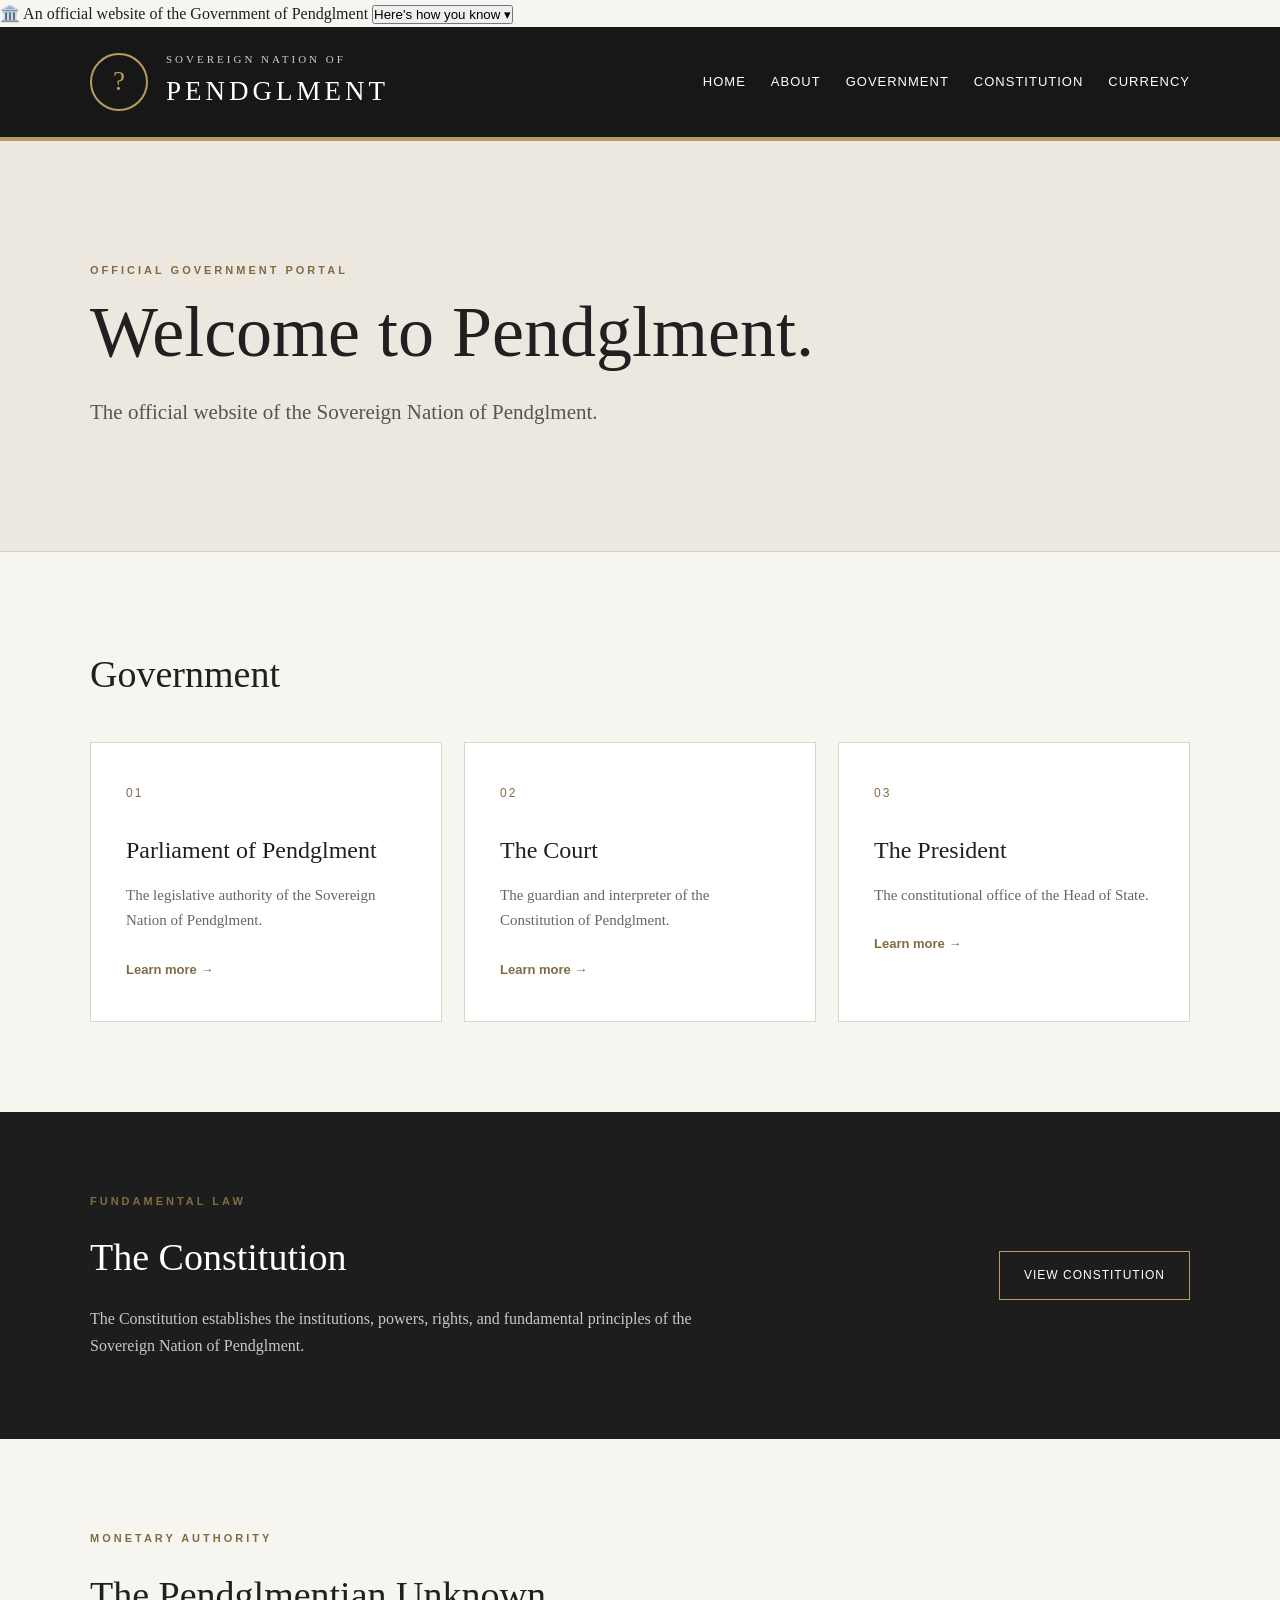
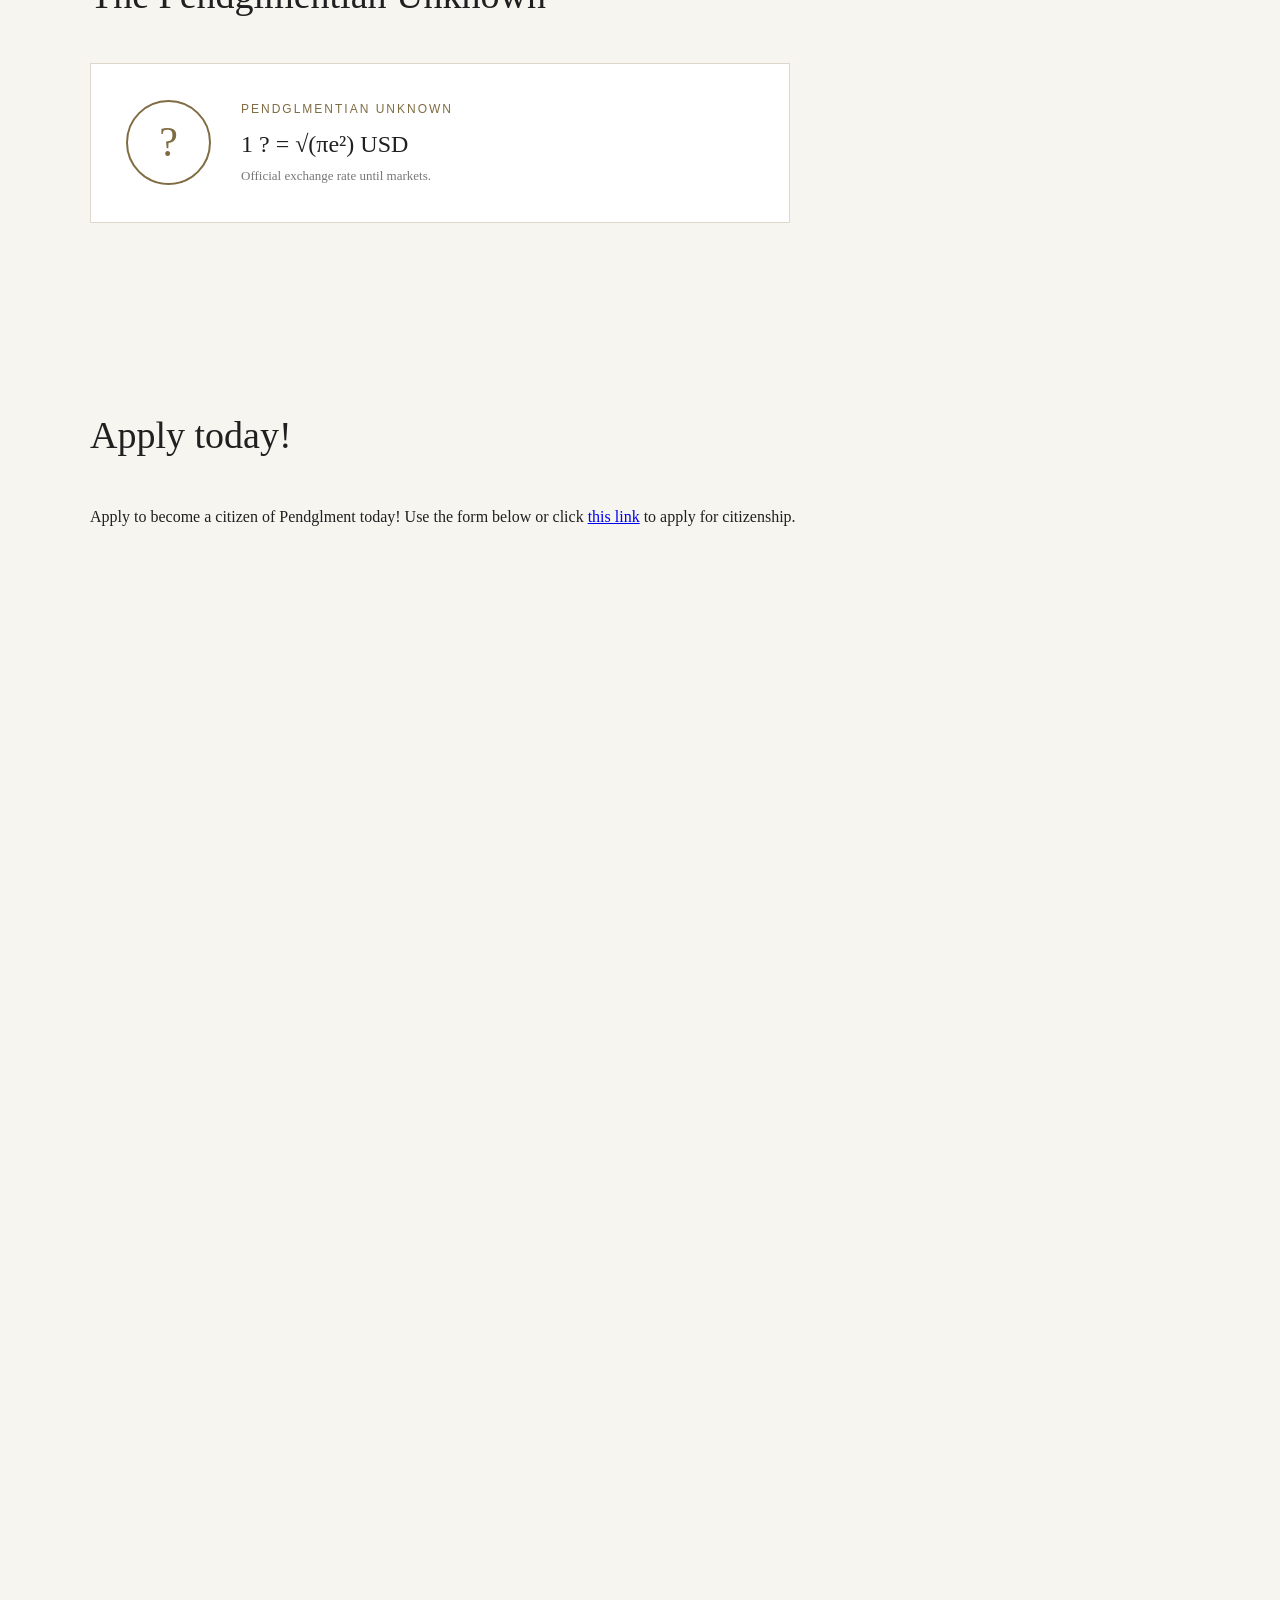
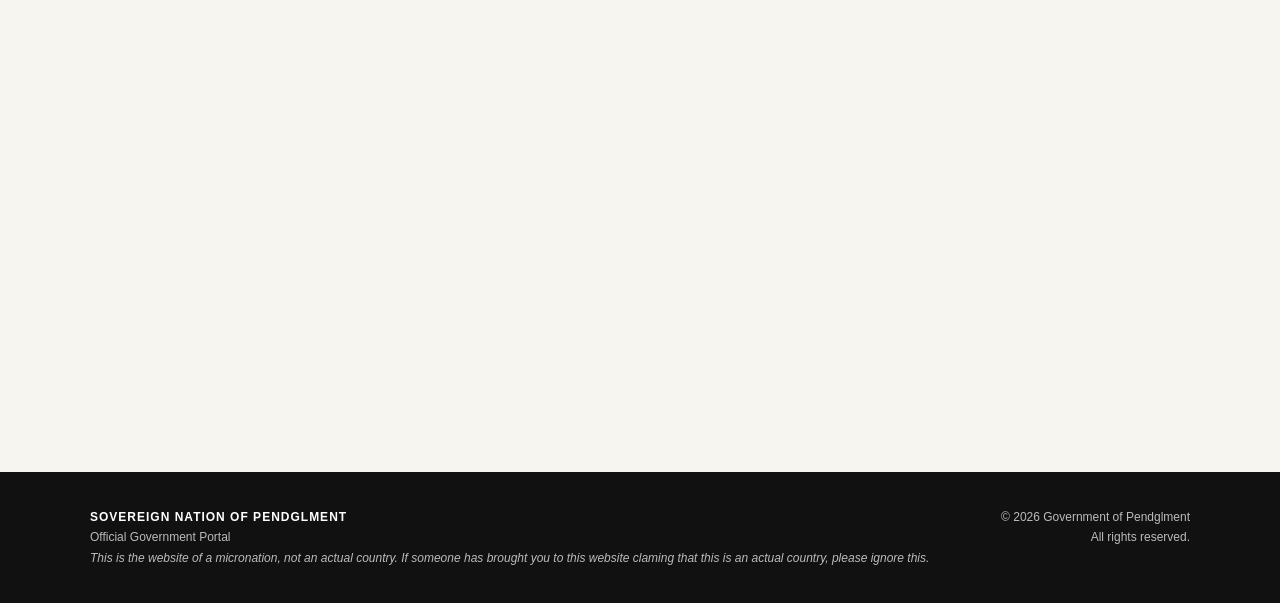
<file: index.html>
<!DOCTYPE html>
<html lang="en">
<head>
    <meta charset="UTF-8">
    <meta name="viewport" content="width=device-width, initial-scale=1.0">
    <title>Sovereign Nation of Pendglment</title>
    <link rel="stylesheet" href="style.css">
    <link rel="icon" type="image/svg+xml" href="favicon.svg">
</head>
    <script src="script-v2.js"></script>
<body>
    <div class="gov-banner">
    <div class="gov-banner-inner">
        <span>🏛️ An official website of the Government of Pendglment</span>
        <button id="gov-toggle" type="button">
            Here's how you know ▾
        </button>
    </div>

    <div id="gov-details" class="gov-details" hidden>
        <strong>Official government website</strong>
        <p>This website is operated by the Government of the Sovereign Nation of Pendglment.</p>

        <strong>Official domain</strong>
        <p>Official government websites use a domain controlled by the Government of Pendglment.</p>

        <strong>Secure connection</strong>
        <p>This website uses HTTPS to provide an encrypted connection.</p>
    </div>
</div>
<header>
    <div class="container header-inner">
        <div class="brand">
            <div class="seal">?</div>
            <div>
                <div class="country">SOVEREIGN NATION OF</div>
                <h1>PENDGLMENT</h1>
            </div>
        </div>
        <nav>
            <a href="index.html">Home</a>
            <a href="about.html">About</a>
            <a href="#government">Government</a>
            <a href="#constitution">Constitution</a>
            <a href="#currency">Currency</a>
        </nav>
    </div>
</header>
<main>
    <section class="hero">
        <div class="container">
            <p class="eyebrow">OFFICIAL GOVERNMENT PORTAL</p>
            <h2>Welcome to Pendglment.</h2>
            <p class="lead">
                The official website of the Sovereign Nation of Pendglment.
            </p>
        </div>
    </section>
    <section class="content" id="government">
        <div class="container">
            <h2>Government</h2>
            <div class="cards">
                <article class="card">
                    <span class="number">01</span>
                    <h3>Parliament of Pendglment</h3>
                    <p>
                        The legislative authority of the Sovereign Nation
                        of Pendglment.
                    </p>
                    <a href="#">Learn more →</a>
                </article>
                <article class="card">
                    <span class="number">02</span>
                    <h3>The Court</h3>
                    <p>
                        The guardian and interpreter of the Constitution
                        of Pendglment.
                    </p>
                    <a href="#">Learn more →</a>
                </article>
                <article class="card">
                    <span class="number">03</span>
                    <h3>The President</h3>
                    <p>
                        The constitutional office of the Head of State.
                    </p>
                    <a href="#">Learn more →</a>
                </article>
            </div>
        </div>
    </section>
    <section class="document" id="constitution">
        <div class="container document-inner">
            <div>
                <p class="eyebrow">FUNDAMENTAL LAW</p>
                <h2>The Constitution</h2>
                <p>
                    The Constitution establishes the institutions,
                    powers, rights, and fundamental principles of
                    the Sovereign Nation of Pendglment.
                </p>
            </div>
            <a class="button" href="#">View Constitution</a>
        </div>
    </section>
    <section class="content" id="currency">
        <div class="container currency">
            <p class="eyebrow">MONETARY AUTHORITY</p>
            <h2>The Pendglmentian Unknown</h2>
            <div class="currency-box">
                <div class="currency-symbol">?</div>
                <div>
                    <p class="currency-name">
                        PENDGLMENTIAN UNKNOWN
                    </p>
                    <p class="exchange">
                        1 ? = √(πe²) USD
                    </p>
                    <p class="small">
                        Official exchange rate until markets.
                    </p>
                </div>
            </div>
        </div>
    </section>
      <section class="content">
            <div class="container">
                <h2>Apply today!</h2>
                <p>
                    Apply to become a citizen of Pendglment today! Use the form below or click <a href="https://docs.google.com/forms/d/e/1FAIpQLSfUIrX4TPRPPDBepdknviekIB7gkO1PKCAK6pawfLZYHOCK1Q/viewform?usp=dialog">this link</a> to apply for citizenship.
                </p>
                <iframe src="https://docs.google.com/forms/d/e/1FAIpQLSfUIrX4TPRPPDBepdknviekIB7gkO1PKCAK6pawfLZYHOCK1Q/viewform?embedded=true" width="100%" height="1444" frameborder="0" marginheight="0" marginwidth="0">Loading…</iframe>
            </div>
        </section>
            </div>
        </section>
</main>
<footer>
    <div class="container footer-inner">
        <div>
            <strong>SOVEREIGN NATION OF PENDGLMENT</strong>
            <p>Official Government Portal</p>
            <em>This is the website of a micronation, not an actual country. If someone has brought you to this website claming that this is an actual country, please ignore this.</em>
        </div>
        <div class="footer-right">
            <p>© 2026 Government of Pendglment</p>
            <p>All rights reserved.</p>
        </div>
    </div>
</footer>
</body>
</html>
</file>
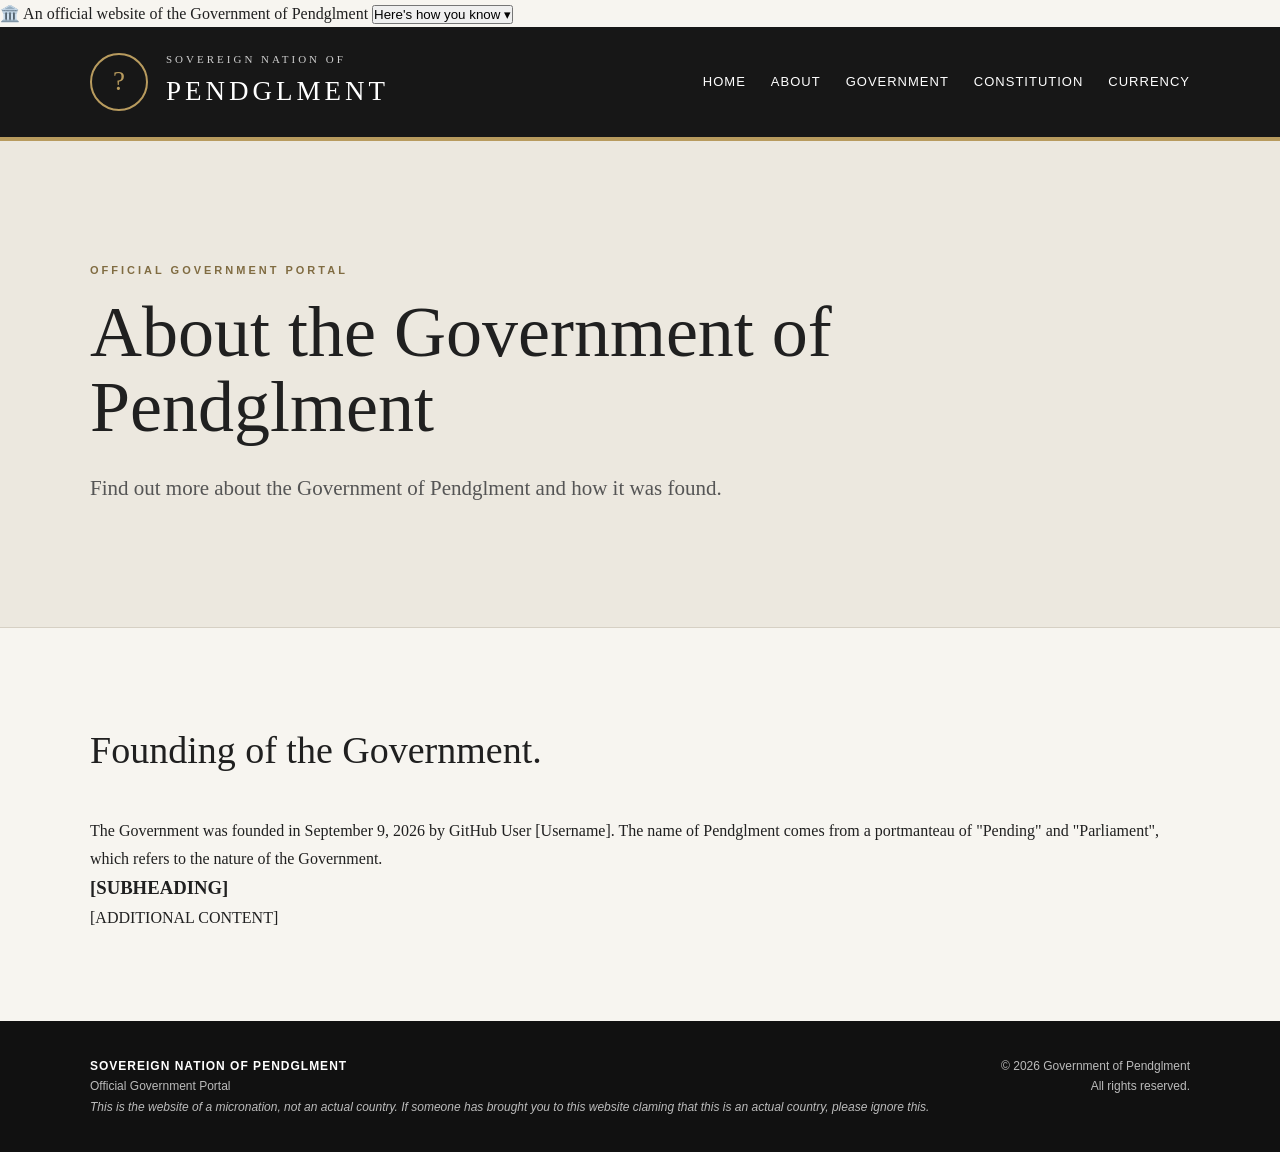
<file: about.html>
<!DOCTYPE html>
<html lang="en">
<head>
    <!-- ===== PAGE SETTINGS ===== -->
    <meta charset="UTF-8">
    <meta name="viewport" content="width=device-width, initial-scale=1.0">
    <!-- Change this for each page -->
    <title>About | Sovereign Nation of Pendglment</title>
    <!-- Main stylesheet -->
    <link rel="stylesheet" href="style.css">
    <link rel="icon" type="image/svg+xml" href="favicon.svg">
</head>
    <script src="script-v2.js"></script>
<body>
<!-- ===== HEADER / NAVIGATION ===== -->
    <div class="gov-banner">
    <div class="gov-banner-inner">
        <span>🏛️ An official website of the Government of Pendglment</span>
        <button id="gov-toggle" type="button">
            Here's how you know ▾
        </button>
    </div>

    <div id="gov-details" class="gov-details" hidden>
        <strong>Official government website</strong>
        <p>This website is operated by the Government of the Sovereign Nation of Pendglment.</p>

        <strong>Official domain</strong>
        <p>Official government websites use a domain controlled by the Government of Pendglment.</p>

        <strong>Secure connection</strong>
        <p>This website uses HTTPS to provide an encrypted connection.</p>
    </div>
</div>
<header>
    <div class="container header-inner">
        <!-- Government name and seal -->
        <div class="brand">
            <div class="seal">?</div>
            <div>
                <div class="country">SOVEREIGN NATION OF</div>
                <h1>PENDGLMENT</h1>
            </div>
        </div>
        <!-- Main navigation -->
        <nav>
            <a href="index.html">Home</a>
            <a href="index.html#about">About</a>
            <a href="index.html#government">Government</a>
            <a href="constitution.html">Constitution</a>
            <a href="index.html#currency">Currency</a>
        </nav>
    </div>
</header>
<!-- ===== MAIN CONTENT ===== -->
<main>
    <!-- ===== PAGE INTRO / HERO ===== -->
    <section class="hero">
        <div class="container">
            <!-- Small label above the title -->
            <p class="eyebrow">OFFICIAL GOVERNMENT PORTAL</p>
            <!-- Main page title -->
            <h2>About the Government of Pendglment</h2>
            <!-- Short description -->
            <p class="lead">
                Find out more about the Government of Pendglment and how it was found.
            </p>
        </div>
    </section>
    <!-- ===== MAIN INFORMATION SECTION ===== -->
    <section class="content">
        <div class="container">
            <!-- Main heading -->
            <h2>Founding of the Government.</h2>
            <!-- Main paragraph -->
            <p>
                The Government was founded in September 9, 2026 by GitHub User [Username]. The name of Pendglment comes from a portmanteau of "Pending" and "Parliament", which refers to the nature of the Government.
            </p>
            <!-- ===== SUBSECTION ===== -->
            <h3>[SUBHEADING]</h3>
            <p>
                [ADDITIONAL CONTENT]
            </p>
            <!-- Add more <h3> and <p> sections here as needed -->
        </div>
    </section>
    <!-- ===== ADDITIONAL SECTIONS ===== -->
    <!--
        Copy the following section whenever you need
        another major section on the page:
        <section class="content">
            <div class="container">
                <h2>[SECTION HEADING]</h2>
                <p>
                    [SECTION CONTENT]
                </p>
            </div>
        </section>
    -->
</main>
<!-- ===== FOOTER ===== -->
<footer>
    <div class="container footer-inner">
        <!-- Government identification and disclaimer -->
        <div>
            <strong>SOVEREIGN NATION OF PENDGLMENT</strong>
            <p>Official Government Portal</p>
            <!-- Micronation disclaimer -->
            <em>
                This is the website of a micronation, not an actual country. If someone has brought you to this website claming that this is an actual country, please ignore this.
            </em>
        </div>
        <!-- Copyright -->
        <div class="footer-right">
            <p>© 2026 Government of Pendglment</p>
            <p>All rights reserved.</p>
        </div>
    </div>
</footer>
</body>
</html>
</file>
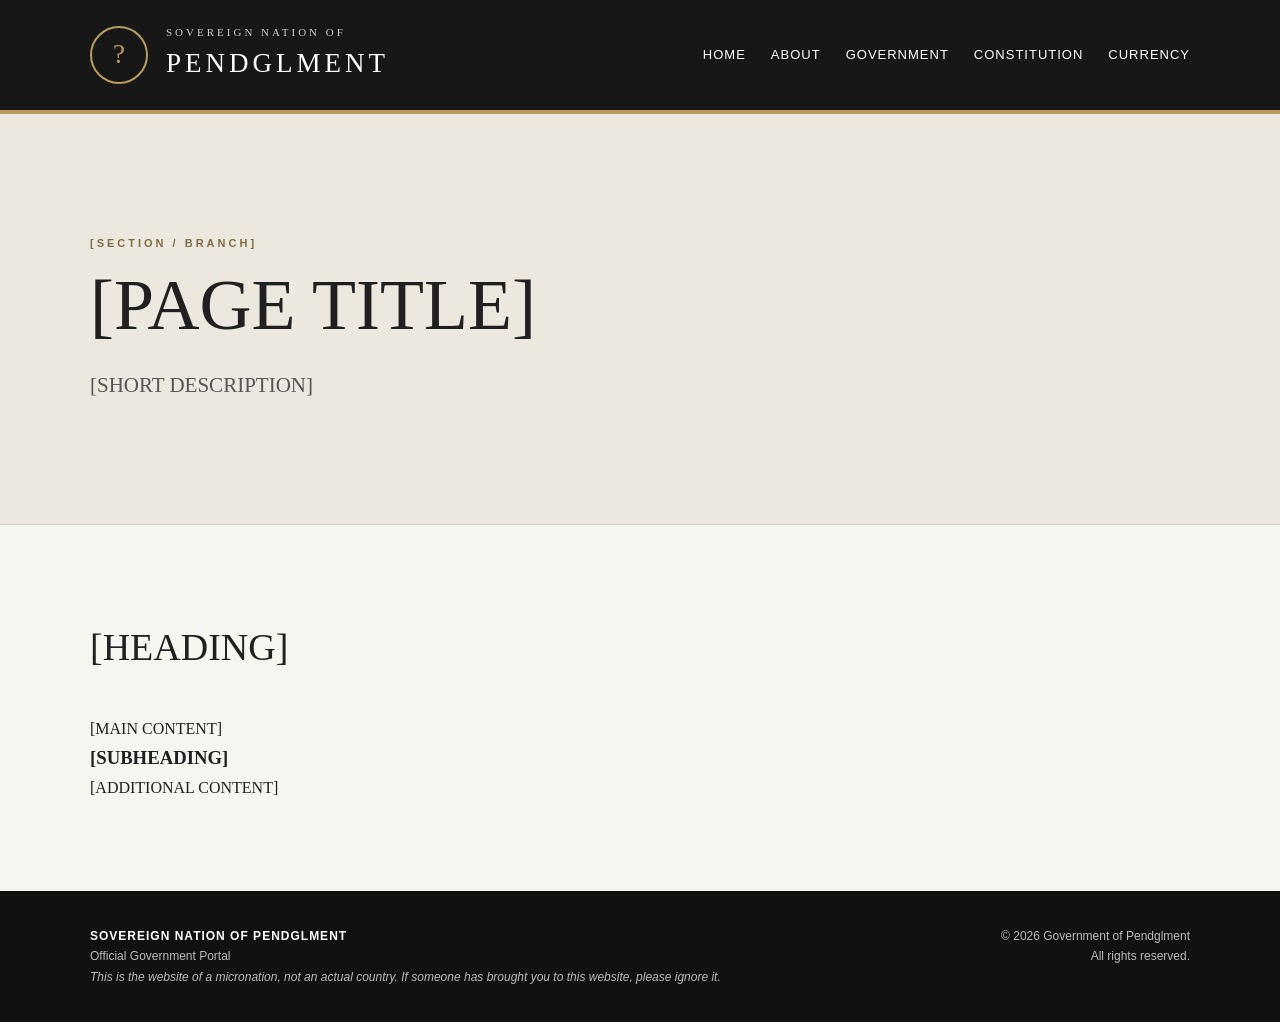
<file: Boilerplate.html>
<!DOCTYPE html>
<html lang="en">
<head>
    <!-- ===== PAGE SETTINGS ===== -->
    <meta charset="UTF-8">
    <meta name="viewport" content="width=device-width, initial-scale=1.0">
    <!-- Change this for each page -->
    <title>[PAGE TITLE] | Sovereign Nation of Pendglment</title>
    <!-- Main stylesheet -->
    <link rel="stylesheet" href="style.css">
</head>
<body>
<!-- ===== HEADER / NAVIGATION ===== -->
<header>
    <div class="container header-inner">
        <!-- Government name and seal -->
        <div class="brand">
            <div class="seal">?</div>
            <div>
                <div class="country">SOVEREIGN NATION OF</div>
                <h1>PENDGLMENT</h1>
            </div>
        </div>
        <!-- Main navigation -->
        <nav>
            <a href="index.html">Home</a>
            <a href="index.html#about">About</a>
            <a href="index.html#government">Government</a>
            <a href="constitution.html">Constitution</a>
            <a href="index.html#currency">Currency</a>
        </nav>
    </div>
</header>
<!-- ===== MAIN CONTENT ===== -->
<main>
    <!-- ===== PAGE INTRO / HERO ===== -->
    <section class="hero">
        <div class="container">
            <!-- Small label above the title -->
            <p class="eyebrow">[SECTION / BRANCH]</p>
            <!-- Main page title -->
            <h2>[PAGE TITLE]</h2>
            <!-- Short description -->
            <p class="lead">
                [SHORT DESCRIPTION]
            </p>
        </div>
    </section>
    <!-- ===== MAIN INFORMATION SECTION ===== -->
    <section class="content">
        <div class="container">
            <!-- Main heading -->
            <h2>[HEADING]</h2>
            <!-- Main paragraph -->
            <p>
                [MAIN CONTENT]
            </p>
            <!-- ===== SUBSECTION ===== -->
            <h3>[SUBHEADING]</h3>
            <p>
                [ADDITIONAL CONTENT]
            </p>
            <!-- Add more <h3> and <p> sections here as needed -->
        </div>
    </section>
    <!-- ===== ADDITIONAL SECTIONS ===== -->
    <!--
        Copy the following section whenever you need
        another major section on the page:
        <section class="content">
            <div class="container">
                <h2>[SECTION HEADING]</h2>
                <p>
                    [SECTION CONTENT]
                </p>
            </div>
        </section>
    -->
</main>
<!-- ===== FOOTER ===== -->
<footer>
    <div class="container footer-inner">
        <!-- Government identification and disclaimer -->
        <div>
            <strong>SOVEREIGN NATION OF PENDGLMENT</strong>
            <p>Official Government Portal</p>
            <!-- Micronation disclaimer -->
            <em>
                This is the website of a micronation, not an actual country.
                If someone has brought you to this website, please ignore it.
            </em>
        </div>
        <!-- Copyright -->
        <div class="footer-right">
            <p>© 2026 Government of Pendglment</p>
            <p>All rights reserved.</p>
        </div>
    </div>
</footer>
</body>
</html>
</file>
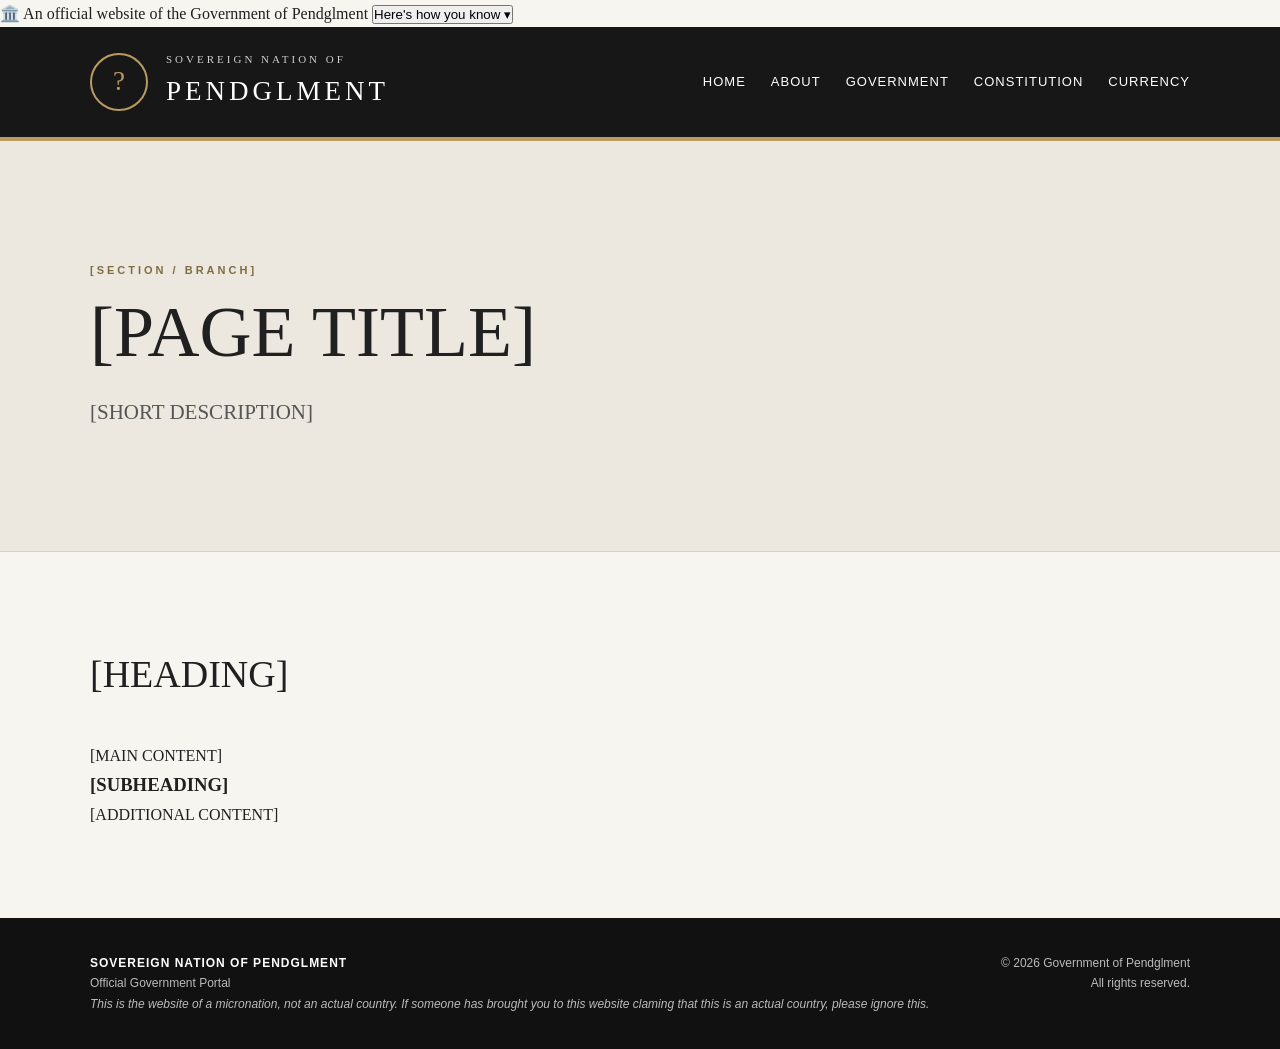
<file: boilerplate.html>
<!DOCTYPE html>
<html lang="en">
<head>
    <!-- ===== PAGE SETTINGS ===== -->
    <meta charset="UTF-8">
    <meta name="viewport" content="width=device-width, initial-scale=1.0">
    <!-- Change this for each page -->
    <title>[PAGE TITLE] | Sovereign Nation of Pendglment</title>
    <!-- Main stylesheet -->
    <link rel="stylesheet" href="style.css">
    <!-- Favicon -->
    <link rel="icon" type="image/svg+xml" href="favicon.svg">
</head>
    <script src="script-v2.js"></script>
<body>
<!-- ===== HEADER / NAVIGATION ===== -->
  <div class="gov-banner">
    <div class="gov-banner-inner">
        <span>🏛️ An official website of the Government of Pendglment</span>
        <button id="gov-toggle" type="button">
            Here's how you know ▾
        </button>
    </div>

    <div id="gov-details" class="gov-details" hidden>
        <strong>Official government website</strong>
        <p>This website is operated by the Government of the Sovereign Nation of Pendglment.</p>

        <strong>Official domain</strong>
        <p>Official government websites use a domain controlled by the Government of Pendglment.</p>

        <strong>Secure connection</strong>
        <p>This website uses HTTPS to provide an encrypted connection.</p>
    </div>
</div>
<header>
    <div class="container header-inner">
        <!-- Government name and seal -->
        <div class="brand">
            <div class="seal">?</div>
            <div>
                <div class="country">SOVEREIGN NATION OF</div>
                <h1>PENDGLMENT</h1>
            </div>
        </div>
        <!-- Main navigation -->
        <nav>
            <a href="index.html">Home</a>
            <a href="about.html">About</a>
            <a href="index.html#government">Government</a>
            <a href="constitution.html">Constitution</a>
            <a href="index.html#currency">Currency</a>
        </nav>
    </div>
</header>
<!-- ===== MAIN CONTENT ===== -->
<main>
    <!-- ===== PAGE INTRO / HERO ===== -->
    <section class="hero">
        <div class="container">
            <!-- Small label above the title -->
            <p class="eyebrow">[SECTION / BRANCH]</p>
            <!-- Main page title -->
            <h2>[PAGE TITLE]</h2>
            <!-- Short description -->
            <p class="lead">
                [SHORT DESCRIPTION]
            </p>
        </div>
    </section>
    <!-- ===== MAIN INFORMATION SECTION ===== -->
    <section class="content">
        <div class="container">
            <!-- Main heading -->
            <h2>[HEADING]</h2>
            <!-- Main paragraph -->
            <p>
                [MAIN CONTENT]
            </p>
            <!-- ===== SUBSECTION ===== -->
            <h3>[SUBHEADING]</h3>
            <p>
                [ADDITIONAL CONTENT]
            </p>
            <!-- Add more <h3> and <p> sections here as needed -->
        </div>
    </section>
    <!-- ===== ADDITIONAL SECTIONS ===== -->
    <!--
        Copy the following section whenever you need
        another major section on the page:
        <section class="content">
            <div class="container">
                <h2>[SECTION HEADING]</h2>
                <p>
                    [SECTION CONTENT]
                </p>
            </div>
        </section>
    -->
</main>
<!-- ===== FOOTER ===== -->
<footer>
    <div class="container footer-inner">
        <!-- Government identification and disclaimer -->
        <div>
            <strong>SOVEREIGN NATION OF PENDGLMENT</strong>
            <p>Official Government Portal</p>
            <!-- Micronation disclaimer -->
            <em>
                This is the website of a micronation, not an actual country. If someone has brought you to this website claming that this is an actual country, please ignore this.
            </em>
        </div>
        <!-- Copyright -->
        <div class="footer-right">
            <p>© 2026 Government of Pendglment</p>
            <p>All rights reserved.</p>
        </div>
    </div>
</footer>
</body>
</html>
</file>
<file: style.css>
* {
    box-sizing: border-box;
    margin: 0;
    padding: 0;
}
html {
    scroll-behavior: smooth;
}
body {
    font-family: Georgia, "Times New Roman", serif;
    color: #202020;
    background: #f7f5f0;
    line-height: 1.7;
}
.container {
    width: min(1100px, 90%);
    margin: 0 auto;
}
/* HEADER */
header {
    background: #171717;
    color: white;
    border-bottom: 4px solid #b89b5e;
}
.header-inner {
    min-height: 110px;
    display: flex;
    align-items: center;
    justify-content: space-between;
    gap: 30px;
}
.brand {
    display: flex;
    align-items: center;
    gap: 18px;
}
.seal {
    width: 58px;
    height: 58px;
    border: 2px solid #b89b5e;
    border-radius: 50%;
    display: flex;
    align-items: center;
    justify-content: center;
    color: #b89b5e;
    font-size: 27px;
}
.country {
    font-size: 11px;
    letter-spacing: 3px;
    color: #cfcfcf;
}
h1 {
    font-size: 27px;
    letter-spacing: 4px;
    font-weight: normal;
}
nav {
    display: flex;
    gap: 25px;
}
nav a {
    color: white;
    text-decoration: none;
    font-family: Arial, sans-serif;
    font-size: 13px;
    letter-spacing: 1px;
    text-transform: uppercase;
}
nav a:hover {
    color: #d0b77a;
}
/* HERO */
.hero {
    padding: 120px 0;
    background: #ece8df;
    border-bottom: 1px solid #d6d0c4;
}
.eyebrow {
    font-family: Arial, sans-serif;
    font-size: 11px;
    letter-spacing: 3px;
    font-weight: bold;
    color: #806c42;
    margin-bottom: 15px;
}
.hero h2 {
    font-size: clamp(42px, 7vw, 72px);
    line-height: 1.05;
    font-weight: normal;
    max-width: 800px;
}
.lead {
    margin-top: 25px;
    font-size: 21px;
    color: #555;
    max-width: 650px;
}
/* CONTENT */
.content {
    padding: 90px 0;
}
.content h2,
.document h2 {
    font-size: 38px;
    font-weight: normal;
    margin-bottom: 35px;
}
.cards {
    display: grid;
    grid-template-columns: repeat(3, 1fr);
    gap: 22px;
}
.card {
    background: white;
    border: 1px solid #ddd7cc;
    padding: 35px;
    min-height: 280px;
    position: relative;
}
.card .number {
    font-family: Arial, sans-serif;
    font-size: 12px;
    color: #806c42;
    letter-spacing: 2px;
}
.card h3 {
    margin: 25px 0 12px;
    font-size: 24px;
    font-weight: normal;
}
.card p {
    color: #666;
    font-size: 15px;
}
.card a {
    display: inline-block;
    margin-top: 25px;
    color: #806c42;
    text-decoration: none;
    font-family: Arial, sans-serif;
    font-size: 13px;
    font-weight: bold;
}
/* CONSTITUTION */
.document {
    background: #1d1d1d;
    color: white;
    padding: 80px 0;
}
.document-inner {
    display: flex;
    align-items: center;
    justify-content: space-between;
    gap: 50px;
}
.document h2 {
    margin-bottom: 15px;
}
.document p:not(.eyebrow) {
    color: #c7c7c7;
    max-width: 650px;
}
.button {
    display: inline-block;
    border: 1px solid #b89b5e;
    padding: 13px 24px;
    color: white;
    text-decoration: none;
    font-family: Arial, sans-serif;
    font-size: 12px;
    letter-spacing: 1px;
    text-transform: uppercase;
    white-space: nowrap;
}
.button:hover {
    background: #b89b5e;
    color: #171717;
}
/* CURRENCY */
.currency-box {
    display: flex;
    align-items: center;
    gap: 30px;
    background: white;
    border: 1px solid #ddd7cc;
    padding: 35px;
    max-width: 700px;
}
.currency-symbol {
    width: 85px;
    height: 85px;
    border: 2px solid #806c42;
    border-radius: 50%;
    display: flex;
    align-items: center;
    justify-content: center;
    font-size: 42px;
    color: #806c42;
}
.currency-name {
    font-family: Arial, sans-serif;
    font-size: 12px;
    letter-spacing: 2px;
    color: #806c42;
}
.exchange {
    font-size: 24px;
    margin-top: 5px;
}
.small {
    color: #777;
    font-size: 13px;
}
/* FOOTER */
footer {
    background: #111;
    color: #bbb;
    padding: 35px 0;
    font-family: Arial, sans-serif;
    font-size: 12px;
}
.footer-inner {
    display: flex;
    justify-content: space-between;
    gap: 30px;
}
.footer-inner strong {
    color: white;
    letter-spacing: 1px;
}
.footer-right {
    text-align: right;
}
/* MOBILE */
@media (max-width: 750px) {
    .header-inner {
        padding: 25px 0;
        align-items: flex-start;
        flex-direction: column;
    }
    nav {
        flex-wrap: wrap;
        gap: 15px;
    }
    .hero {
        padding: 80px 0;
    }
    .cards {
        grid-template-columns: 1fr;
    }
    .document-inner {
        align-items: flex-start;
        flex-direction: column;
    }
    .currency-box {
        align-items: flex-start;
        flex-direction: column;
    }
    .footer-inner {
        flex-direction: column;
    }
    .footer-right {
        text-align: left;
    }
   .gov-banner {
    background: #f1f1f1;
    color: #222;
    font-family: Arial, Helvetica, sans-serif;
    font-size: 14px;
    border-bottom: 1px solid #ccc;
}

.gov-banner-inner {
    max-width: 1200px;
    margin: auto;
    padding: 8px 20px;
    display: flex;
    align-items: center;
    justify-content: space-between;
}

.gov-banner button {
    background: none;
    border: none;
    padding: 0;
    color: #0645ad;
    cursor: pointer;
    font-family: inherit;
    font-size: 14px;
}

.gov-details {
    max-width: 1200px;
    margin: auto;
    padding: 10px 20px 16px;
    border-top: 1px solid #ccc;
}
    .gov-details[hidden] {
    display: none !important;
}

.gov-details p {
    margin: 4px 0 12px;
}
iframe {
    width: 100%;
    height: max(1200px, 90vh);
}
}
</file>
